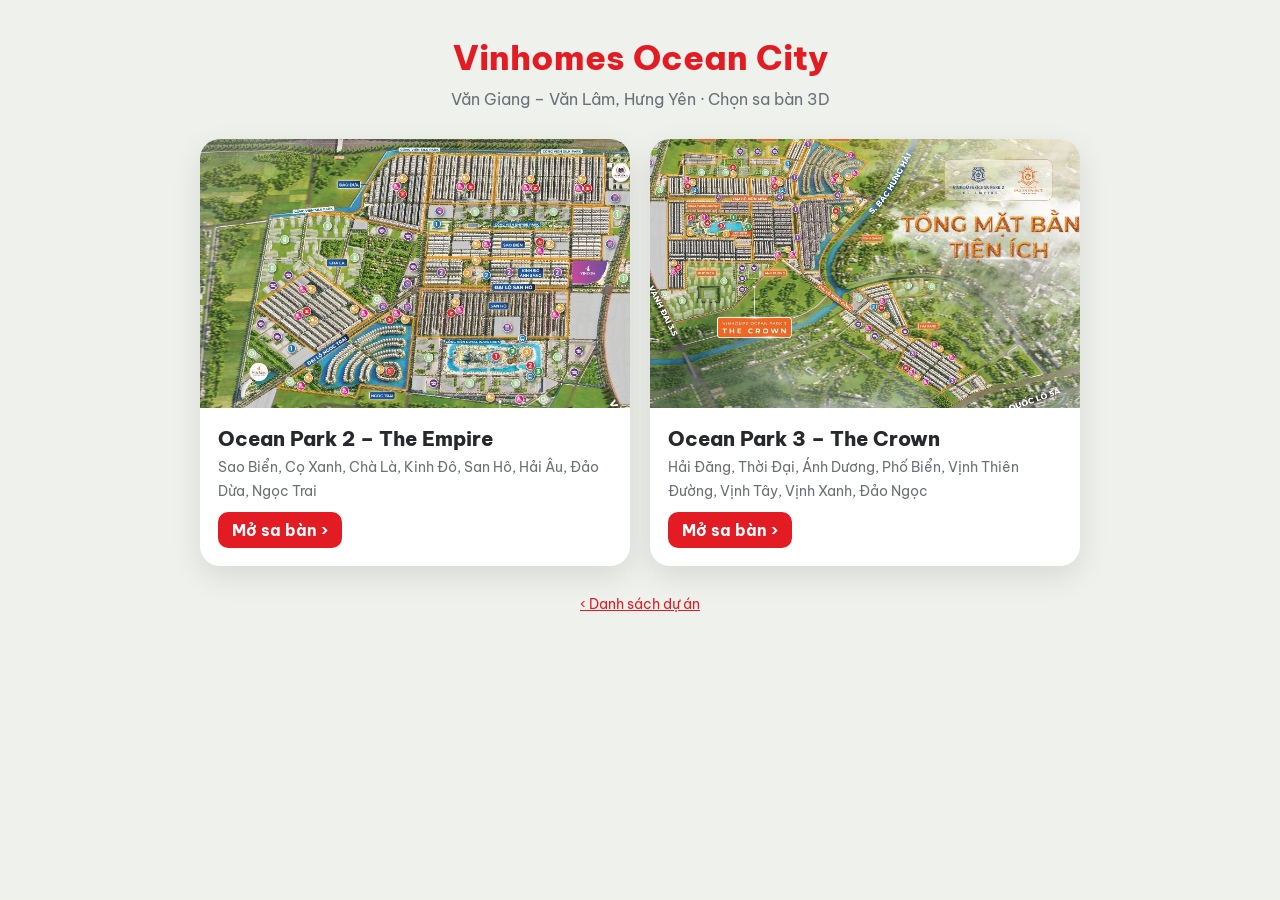
<file: du-an/Ocean-City/index.html>
<!DOCTYPE html>
<html lang="vi">
<head>
<meta charset="utf-8">
<meta name="viewport" content="width=device-width,initial-scale=1">
<title>Sa bàn 3D Vinhomes Ocean City – Ocean Park 2 &amp; Ocean Park 3</title>
<meta name="description" content="Sa bàn 3D Vinhomes Ocean City: chọn Ocean Park 2 The Empire hoặc Ocean Park 3 The Crown – mã căn, vị trí, quỹ căn và giá các đại lý tự cập nhật.">
<link rel="preconnect" href="https://fonts.googleapis.com"><link rel="preconnect" href="https://fonts.gstatic.com" crossorigin>
<link href="https://fonts.googleapis.com/css2?family=Be+Vietnam+Pro:wght@400;600;800&display=swap" rel="stylesheet">
<script>
// link cũ dạng /du-an/Ocean-City/#MÃ-CĂN -> mở đúng sa bàn
(function () {
  var h = decodeURIComponent(location.hash.slice(1)).toUpperCase();
  if (!h) return;
  var p3 = /^(ĐLHĐ|ĐLBM|VTĐ|HĐ|TĐ|AD|PB|VT|VX|ĐN)\d*-/.test(h);
  location.replace((p3 ? '/du-an/vinhomes-ocean-park-3/' : '/du-an/vinhomes-ocean-park-2/') + location.hash);
})();
</script>
<style>
:root{--mr:#e31b23;--ink:#26282b;--mut:#6b7077}
*{box-sizing:border-box}
body{margin:0;min-height:100vh;font:16px/1.5 "Be Vietnam Pro",system-ui,sans-serif;color:var(--ink);background:#eef1ec;display:flex;flex-direction:column;align-items:center;padding:32px 16px}
h1{margin:0 0 4px;font-size:clamp(24px,4vw,34px);font-weight:800;color:var(--mr);text-align:center}
p.sub{margin:0 0 28px;color:var(--mut);text-align:center}
.grid{display:grid;grid-template-columns:repeat(auto-fit,minmax(280px,1fr));gap:20px;width:100%;max-width:880px}
a.card{display:block;text-decoration:none;color:inherit;background:#fff;border-radius:20px;overflow:hidden;box-shadow:0 10px 30px rgba(0,0,0,.1);transition:transform .15s,box-shadow .15s}
a.card:hover{transform:translateY(-3px);box-shadow:0 16px 40px rgba(0,0,0,.14)}
a.card img{width:100%;aspect-ratio:16/10;object-fit:cover;display:block;background:#dde3d8}
a.card div{padding:16px 18px 18px}
a.card b{display:block;font-size:20px;font-weight:800}
a.card span{color:var(--mut);font-size:14px}
a.card i{display:inline-block;margin-top:10px;font-style:normal;font-weight:700;color:#fff;background:var(--mr);border-radius:10px;padding:6px 14px}
.back{margin-top:28px;color:var(--mut);font-size:14px}.back a{color:var(--mr)}
</style>
</head>
<body>
<h1>Vinhomes Ocean City</h1>
<p class="sub">Văn Giang – Văn Lâm, Hưng Yên · Chọn sa bàn 3D</p>
<div class="grid">
 <a class="card" href="/du-an/vinhomes-ocean-park-2/"><img src="anh-ocp2.jpg" alt="Mặt bằng Vinhomes Ocean Park 2" loading="lazy"><div><b>Ocean Park 2 – The Empire</b><span>Sao Biển, Cọ Xanh, Chà Là, Kinh Đô, San Hô, Hải Âu, Đảo Dừa, Ngọc Trai</span><br><i>Mở sa bàn ›</i></div></a>
 <a class="card" href="/du-an/vinhomes-ocean-park-3/"><img src="anh-ocp3.jpg" alt="Mặt bằng Vinhomes Ocean Park 3" loading="lazy"><div><b>Ocean Park 3 – The Crown</b><span>Hải Đăng, Thời Đại, Ánh Dương, Phố Biển, Vịnh Thiên Đường, Vịnh Tây, Vịnh Xanh, Đảo Ngọc</span><br><i>Mở sa bàn ›</i></div></a>
</div>
<p class="back"><a href="/du-an/">‹ Danh sách dự án</a></p>
</body>
</html>
</file>
